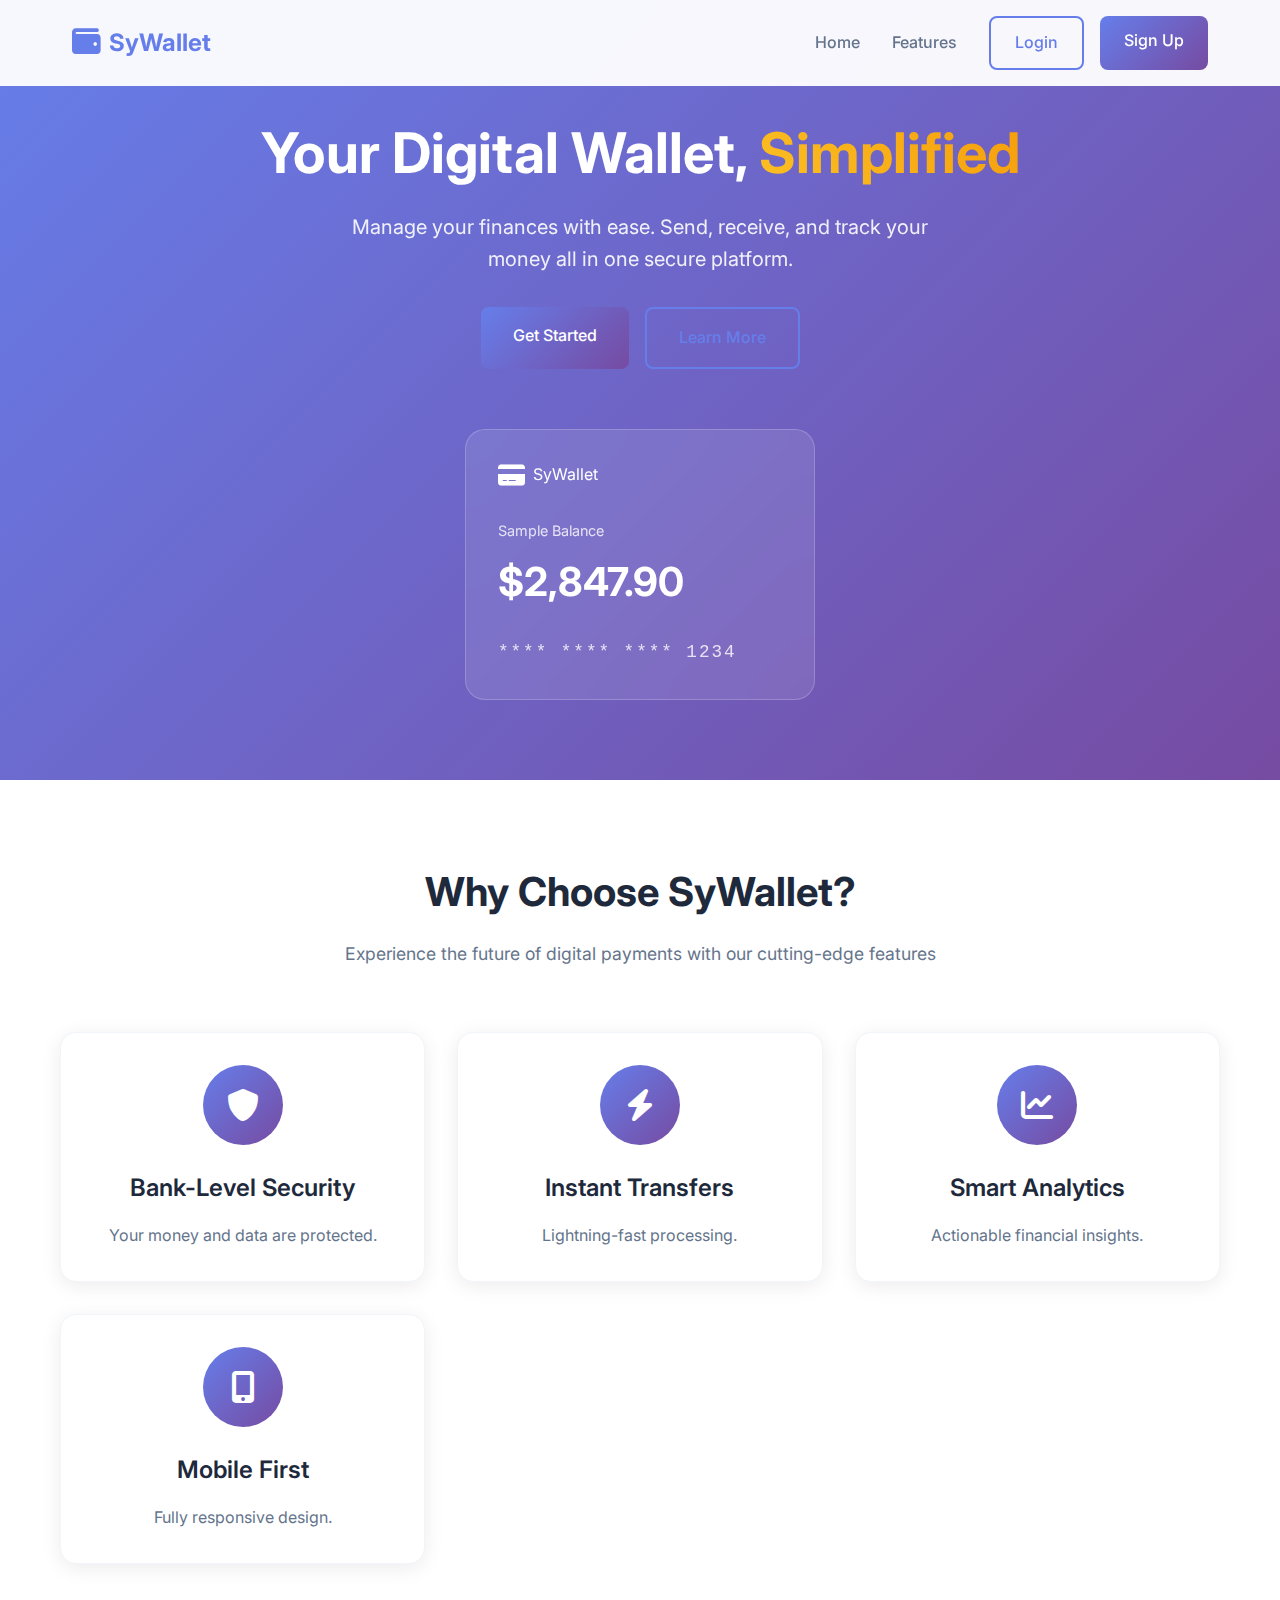
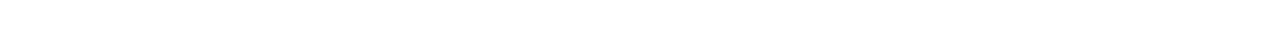
<file: static/index.html>
<!DOCTYPE html>
<html lang="en">
<head>
    <meta charset="UTF-8" />
    <meta name="viewport" content="width=device-width, initial-scale=1.0" />
    <title>SyWallet - Digital Wallet</title>
    <link rel="stylesheet" href="/static/styles.css" />
    <link href="https://cdnjs.cloudflare.com/ajax/libs/font-awesome/6.0.0/css/all.min.css" rel="stylesheet" />
    <link href="https://fonts.googleapis.com/css2?family=Inter:wght@300;400;500;600;700&display=swap" rel="stylesheet" />
</head>
<body>
<nav class="navbar" id="navbar">
    <div class="nav-container">
        <div class="nav-brand">
            <i class="fas fa-wallet"></i>
            <span>SyWallet</span>
        </div>
        <div class="nav-menu" id="nav-menu">
            <a href="/" class="nav-link active">Home</a>
            <a href="/features" class="nav-link">Features</a>
            <a href="/dashboard" class="nav-link dashboard-link" style="display:none;">Dashboard</a>
            <a href="/profile" class="nav-link profile-link" style="display:none;">Profile</a>
            <div class="auth-buttons" id="auth-buttons">
                <a class="btn btn-outline" href="/login">Login</a>
                <a class="btn btn-primary" href="/register">Sign Up</a>
            </div>
            <div class="user-menu" id="user-menu" style="display:none;">
                <span class="user-name" id="user-name"></span>
                <button class="btn btn-outline" id="logoutBtn">Logout</button>
            </div>
        </div>
        <div class="hamburger" id="hamburger">
            <span></span><span></span><span></span>
        </div>
    </div>
</nav>

<section class="hero">
    <div class="container">
        <div class="hero-content">
            <h1 class="hero-title">Your Digital Wallet, <span class="gradient-text">Simplified</span></h1>
            <p class="hero-subtitle">Manage your finances with ease. Send, receive, and track your money all in one secure platform.</p>
            <div class="hero-buttons">
                <a class="btn btn-primary btn-large" href="/register">Get Started</a>
                <a class="btn btn-outline btn-large" href="/features">Learn More</a>
            </div>
        </div>
        <div class="hero-image">
            <div class="wallet-card">
                <div class="card-header"><i class="fas fa-credit-card"></i><span>SyWallet</span></div>
                <div class="card-balance">
                    <div class="balance-label">Sample Balance</div>
                    <div class="balance-amount">$2,847.90</div>
                </div>
                <div class="card-number">**** **** **** 1234</div>
            </div>
        </div>
    </div>
</section>

<section class="features">
    <div class="container">
        <div class="section-header">
            <h2>Why Choose SyWallet?</h2>
            <p>Experience the future of digital payments with our cutting-edge features</p>
        </div>
        <div class="features-grid">
            <div class="feature-card"><div class="feature-icon"><i class="fas fa-shield-alt"></i></div><h3>Bank-Level Security</h3><p>Your money and data are protected.</p></div>
            <div class="feature-card"><div class="feature-icon"><i class="fas fa-bolt"></i></div><h3>Instant Transfers</h3><p>Lightning-fast processing.</p></div>
            <div class="feature-card"><div class="feature-icon"><i class="fas fa-chart-line"></i></div><h3>Smart Analytics</h3><p>Actionable financial insights.</p></div>
            <div class="feature-card"><div class="feature-icon"><i class="fas fa-mobile-alt"></i></div><h3>Mobile First</h3><p>Fully responsive design.</p></div>
        </div>
    </div>
</section>

<div class="toast" id="toast"></div>
<div class="loading" id="loading" style="display:none;"><div class="spinner"></div></div>
<script src="/static/script.js"></script>
</body>
</html>
</file>
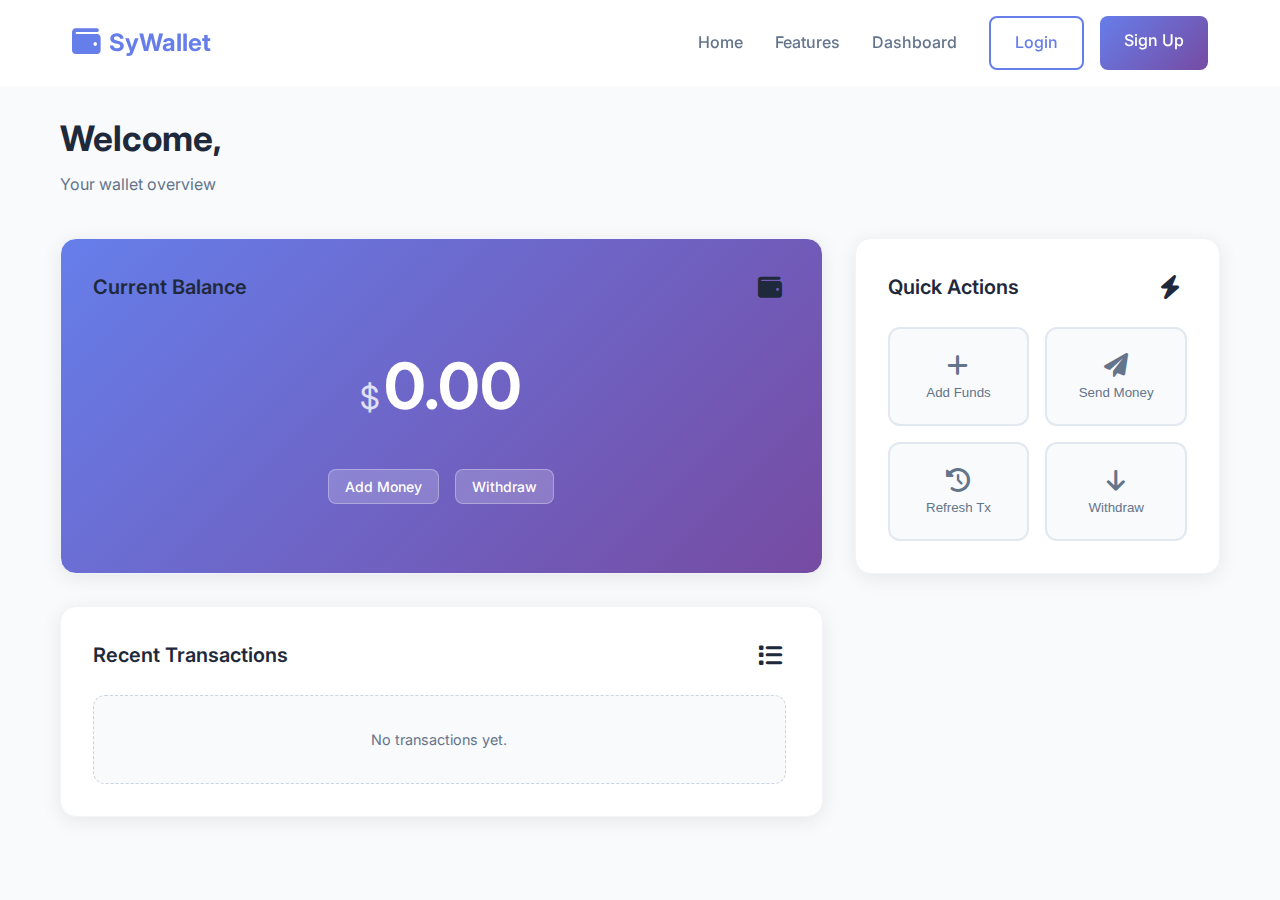
<file: static/dashboard.html>
<!DOCTYPE html>
<html lang="en">
<head>
  <meta charset="UTF-8" />
  <meta name="viewport" content="width=device-width, initial-scale=1.0" />
  <title>Dashboard - SyWallet</title>
  <link rel="stylesheet" href="/static/styles.css" />
  <link href="https://cdnjs.cloudflare.com/ajax/libs/font-awesome/6.0.0/css/all.min.css" rel="stylesheet" />
  <link href="https://fonts.googleapis.com/css2?family=Inter:wght@300;400;500;600;700&display=swap" rel="stylesheet" />
  <style>
    .dash-wrapper{padding-top:110px;padding-bottom:60px;}
    .empty-hint{padding:2rem;text-align:center;color:#64748b;font-size:.9rem;border:1px dashed #cbd5e1;border-radius:12px;background:#f8fafc}
    .transactions-scroll{max-height:340px;overflow:auto;padding-right:4px}
    .transactions-scroll::-webkit-scrollbar{width:6px}
    .transactions-scroll::-webkit-scrollbar-track{background:transparent}
    .transactions-scroll::-webkit-scrollbar-thumb{background:#cbd5e1;border-radius:3px}
  </style>
</head>
<body>
<nav class="navbar" id="navbar">
  <div class="nav-container">
    <div class="nav-brand"><i class="fas fa-wallet"></i><span>SyWallet</span></div>
    <div class="nav-menu" id="nav-menu">
      <a href="/" class="nav-link">Home</a>
      <a href="/features" class="nav-link">Features</a>
      <a href="/dashboard" class="nav-link dashboard-link active">Dashboard</a>
      <a href="/profile" class="nav-link profile-link" style="display:none;">Profile</a>
      <div class="auth-buttons" id="auth-buttons" style="display:none;">
        <a class="btn btn-outline" href="login.html">Login</a>
        <a class="btn btn-primary" href="register.html">Sign Up</a>
      </div>
      <div class="user-menu" id="user-menu" style="display:none;">
        <span class="user-name" id="user-name"></span>
        <button class="btn btn-outline" id="logoutBtn">Logout</button>
      </div>
    </div>
    <div class="hamburger" id="hamburger"><span></span><span></span><span></span></div>
  </div>
</nav>

<main class="dash-wrapper container">
  <div class="dashboard-header" style="text-align:left;margin-bottom:2.5rem;">
    <h2 style="margin:0;font-size:2.2rem;">Welcome, <span id="dashboard-user-name"></span></h2>
    <p style="color:#64748b;margin-top:.35rem;">Your wallet overview</p>
  </div>

  <div class="dashboard-grid">
    <div class="dashboard-card balance-card">
      <div class="card-header">
        <h3>Current Balance</h3>
        <i class="fas fa-wallet"></i>
      </div>
      <div class="balance-display">
        <span class="currency">$</span>
        <span class="amount" id="wallet-balance">0.00</span>
      </div>
      <div class="balance-actions">
        <button class="btn btn-small btn-primary" id="btnAddFunds">Add Money</button>
        <button class="btn btn-small btn-outline" id="btnWithdraw">Withdraw</button>
      </div>
    </div>

    <div class="dashboard-card">
      <div class="card-header">
        <h3>Quick Actions</h3>
        <i class="fas fa-bolt"></i>
      </div>
      <div class="quick-actions">
        <button class="action-btn" id="qaAddFunds">
          <i class="fas fa-plus"></i><span>Add Funds</span>
        </button>
        <button class="action-btn" id="qaSendMoney">
          <i class="fas fa-paper-plane"></i><span>Send Money</span>
        </button>
        <button class="action-btn" id="qaRefreshTx">
          <i class="fas fa-history"></i><span>Refresh Tx</span>
        </button>
        <button class="action-btn" id="qaWithdraw">
          <i class="fas fa-arrow-down"></i><span>Withdraw</span>
        </button>
      </div>
    </div>

    <div class="dashboard-card transactions-card">
      <div class="card-header">
        <h3>Recent Transactions</h3>
        <i class="fas fa-list"></i>
      </div>
      <div class="transactions-list transactions-scroll" id="tx-list">
        <div class="empty-hint" id="tx-empty">No transactions yet.</div>
      </div>
    </div>
  </div>
</main>

<div class="modal" id="modalAddFunds">
  <div class="modal-content">
    <span class="close" data-close="modalAddFunds">&times;</span>
    <div class="modal-header">
      <h2>Add Funds</h2>
      <p>Increase your wallet balance.</p>
    </div>
    <form id="formAddFunds" class="auth-form">
      <div class="form-group">
        <label>Amount</label>
        <input type="number" step="0.01" min="0.01" name="amount" required />
      </div>
      <button class="btn btn-primary btn-full" type="submit">Add</button>
    </form>
  </div>
</div>

<div class="modal" id="modalWithdraw">
  <div class="modal-content">
    <span class="close" data-close="modalWithdraw">&times;</span>
    <div class="modal-header">
      <h2>Withdraw Funds</h2>
      <p>Reduce your wallet balance.</p>
    </div>
    <form id="formWithdraw" class="auth-form">
      <div class="form-group">
        <label>Amount</label>
        <input type="number" step="0.01" min="0.01" name="amount" required />
      </div>
      <button class="btn btn-primary btn-full" type="submit">Withdraw</button>
    </form>
  </div>
</div>

<div class="modal" id="modalSendMoney">
  <div class="modal-content">
    <span class="close" data-close="modalSendMoney">&times;</span>
    <div class="modal-header">
      <h2>Send Money</h2>
      <p>Transfer funds to another wallet.</p>
    </div>
    <form id="formSendMoney" class="auth-form">
      <div class="form-group">
        <label>Recipient Wallet ID</label>
        <input type="text" name="wallet_id" required />
      </div>
      <div class="form-group">
        <label>Amount</label>
        <input type="number" step="0.01" min="0.01" name="amount" required />
      </div>
      <button class="btn btn-primary btn-full" type="submit">Send</button>
    </form>
  </div>
</div>

<div class="toast" id="toast"></div>
<div class="loading" id="loading" style="display:none;"><div class="spinner"></div></div>
<script src="/static/script.js"></script>
</body>
</html>
</file>
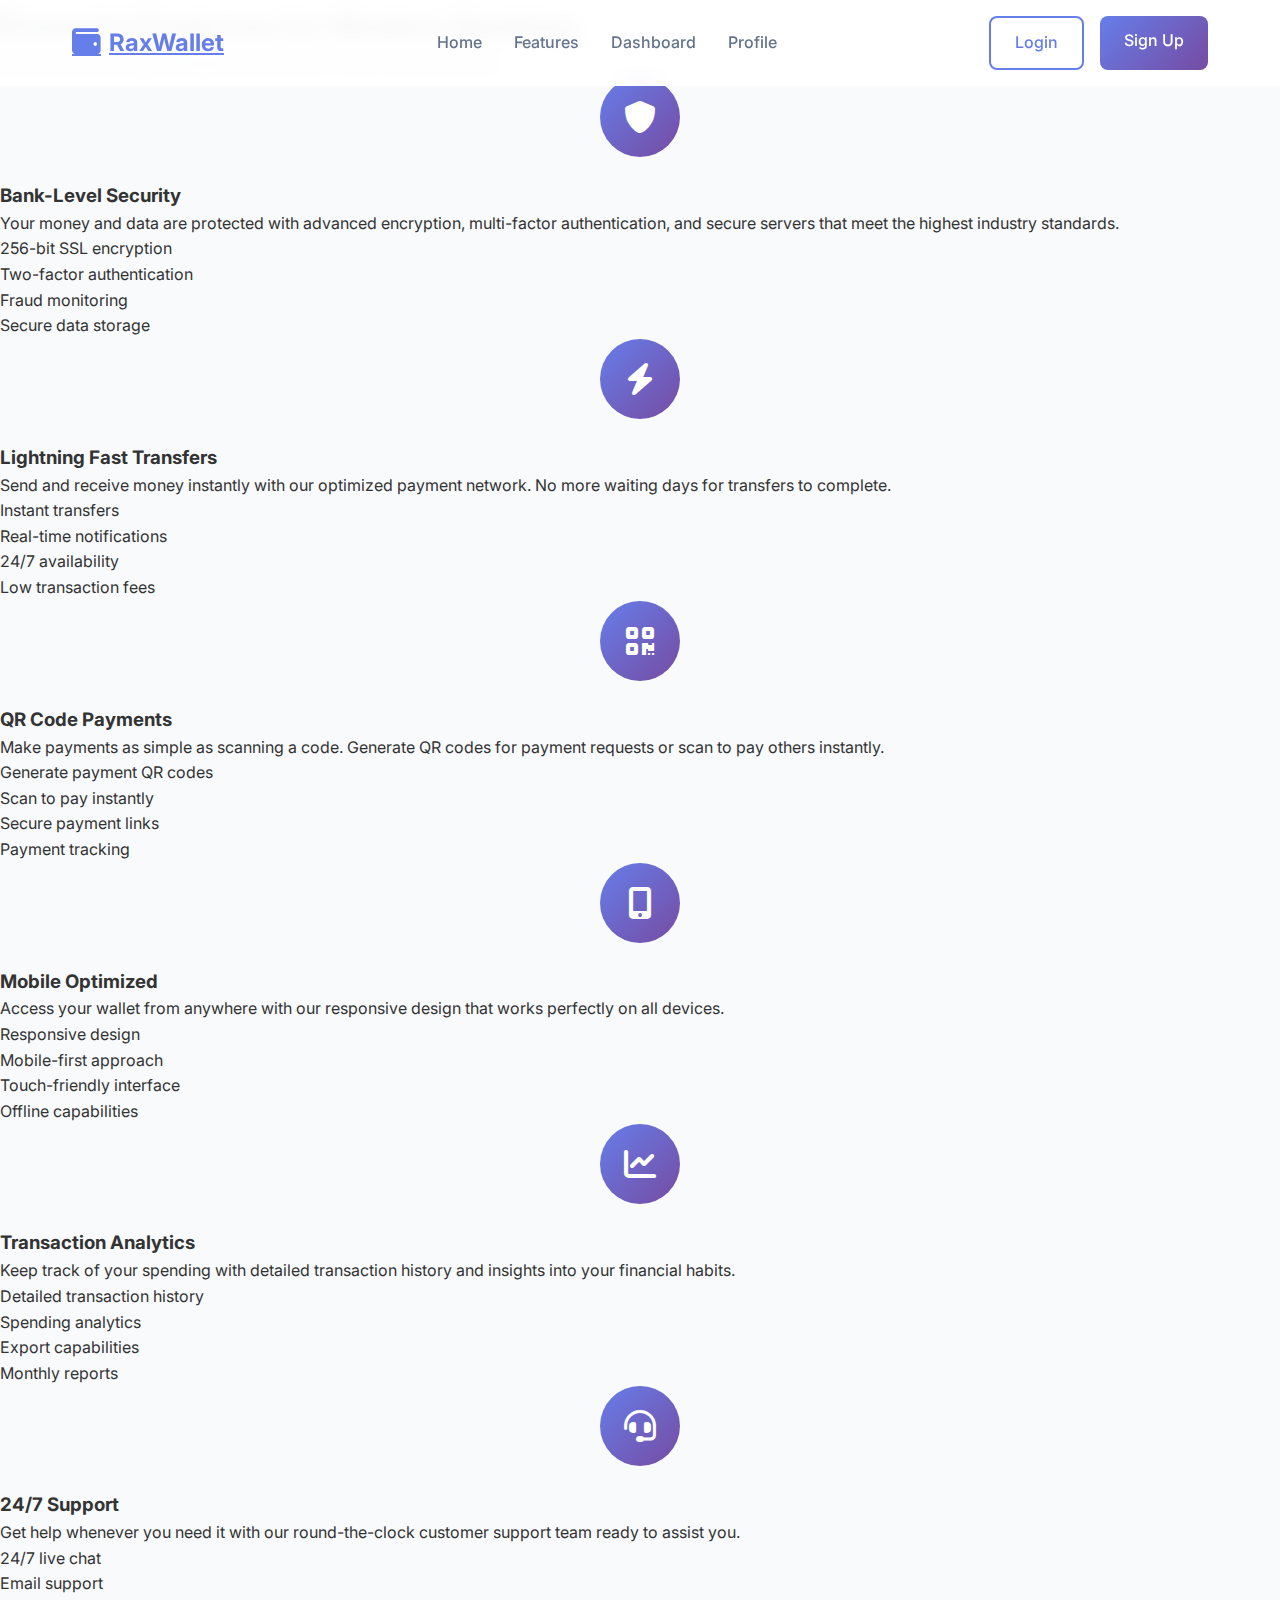
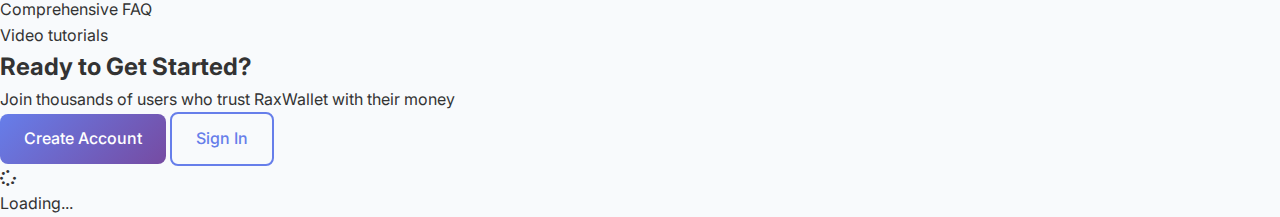
<file: static/features.html>
<!DOCTYPE html>
<html lang="en">
<head>
    <meta charset="UTF-8">
    <meta name="viewport" content="width=device-width, initial-scale=1.0">
    <title>Features - RaxWallet</title>
    <link rel="stylesheet" href="/static/styles.css">
    <link rel="stylesheet" href="https://cdnjs.cloudflare.com/ajax/libs/font-awesome/6.0.0/css/all.min.css">
    <link href="https://fonts.googleapis.com/css2?family=Inter:wght@300;400;500;600;700&display=swap" rel="stylesheet">
</head>
<body>
    <nav class="navbar" id="navbar">
        <div class="nav-container">
            <a href="/" class="nav-brand">
                <i class="fas fa-wallet"></i>
                RaxWallet
            </a>
            <div class="nav-menu" id="nav-menu">
                <a href="/" class="nav-link">Home</a>
                <a href="/features" class="nav-link">Features</a>
                <a href="/dashboard" class="nav-link dashboard-link">Dashboard</a>
                <a href="/profile" class="nav-link profile-link">Profile</a>
            </div>
            <div class="nav-buttons">
                <div class="auth-buttons" id="auth-buttons">
                    <a href="/login" class="btn btn-outline">Login</a>
                    <a href="/register" class="btn btn-primary">Sign Up</a>
                </div>
                <div class="user-menu" id="user-menu">
                    <span class="user-name" id="user-name">User</span>
                    <button class="btn btn-outline" id="logoutBtn">Logout</button>
                </div>
            </div>
            <div class="hamburger" id="hamburger">
                <span></span>
                <span></span>
                <span></span>
            </div>
        </div>
    </nav>

    <main class="main-content">
        <div class="features-container">
            <div class="features-header">
                <h1>Powerful Features for Modern Banking</h1>
                <p>Discover everything RaxWallet has to offer for your financial needs</p>
            </div>

            <div class="features-showcase">
                <div class="feature-detailed">
                    <div class="feature-icon">
                        <i class="fas fa-shield-alt"></i>
                    </div>
                    <div class="feature-content">
                        <h3>Bank-Level Security</h3>
                        <p>Your money and data are protected with advanced encryption, multi-factor authentication, and secure servers that meet the highest industry standards.</p>
                        <ul>
                            <li>256-bit SSL encryption</li>
                            <li>Two-factor authentication</li>
                            <li>Fraud monitoring</li>
                            <li>Secure data storage</li>
                        </ul>
                    </div>
                </div>

                <div class="feature-detailed">
                    <div class="feature-icon">
                        <i class="fas fa-bolt"></i>
                    </div>
                    <div class="feature-content">
                        <h3>Lightning Fast Transfers</h3>
                        <p>Send and receive money instantly with our optimized payment network. No more waiting days for transfers to complete.</p>
                        <ul>
                            <li>Instant transfers</li>
                            <li>Real-time notifications</li>
                            <li>24/7 availability</li>
                            <li>Low transaction fees</li>
                        </ul>
                    </div>
                </div>

                <div class="feature-detailed">
                    <div class="feature-icon">
                        <i class="fas fa-qrcode"></i>
                    </div>
                    <div class="feature-content">
                        <h3>QR Code Payments</h3>
                        <p>Make payments as simple as scanning a code. Generate QR codes for payment requests or scan to pay others instantly.</p>
                        <ul>
                            <li>Generate payment QR codes</li>
                            <li>Scan to pay instantly</li>
                            <li>Secure payment links</li>
                            <li>Payment tracking</li>
                        </ul>
                    </div>
                </div>

                <div class="feature-detailed">
                    <div class="feature-icon">
                        <i class="fas fa-mobile-alt"></i>
                    </div>
                    <div class="feature-content">
                        <h3>Mobile Optimized</h3>
                        <p>Access your wallet from anywhere with our responsive design that works perfectly on all devices.</p>
                        <ul>
                            <li>Responsive design</li>
                            <li>Mobile-first approach</li>
                            <li>Touch-friendly interface</li>
                            <li>Offline capabilities</li>
                        </ul>
                    </div>
                </div>

                <div class="feature-detailed">
                    <div class="feature-icon">
                        <i class="fas fa-chart-line"></i>
                    </div>
                    <div class="feature-content">
                        <h3>Transaction Analytics</h3>
                        <p>Keep track of your spending with detailed transaction history and insights into your financial habits.</p>
                        <ul>
                            <li>Detailed transaction history</li>
                            <li>Spending analytics</li>
                            <li>Export capabilities</li>
                            <li>Monthly reports</li>
                        </ul>
                    </div>
                </div>

                <div class="feature-detailed">
                    <div class="feature-icon">
                        <i class="fas fa-headset"></i>
                    </div>
                    <div class="feature-content">
                        <h3>24/7 Support</h3>
                        <p>Get help whenever you need it with our round-the-clock customer support team ready to assist you.</p>
                        <ul>
                            <li>24/7 live chat</li>
                            <li>Email support</li>
                            <li>Comprehensive FAQ</li>
                            <li>Video tutorials</li>
                        </ul>
                    </div>
                </div>
            </div>

            <div class="cta-section">
                <h2>Ready to Get Started?</h2>
                <p>Join thousands of users who trust RaxWallet with their money</p>
                <div class="cta-buttons">
                    <a href="/register" class="btn btn-primary">Create Account</a>
                    <a href="/login" class="btn btn-outline">Sign In</a>
                </div>
            </div>
        </div>
    </main>

    <div class="loading-overlay" id="loading">
        <div class="loading-spinner">
            <i class="fas fa-spinner fa-spin"></i>
            <p>Loading...</p>
        </div>
    </div>

    <div class="toast" id="toast"></div>

    <script src="/static/script.js"></script>
</body>
</html>
</file>
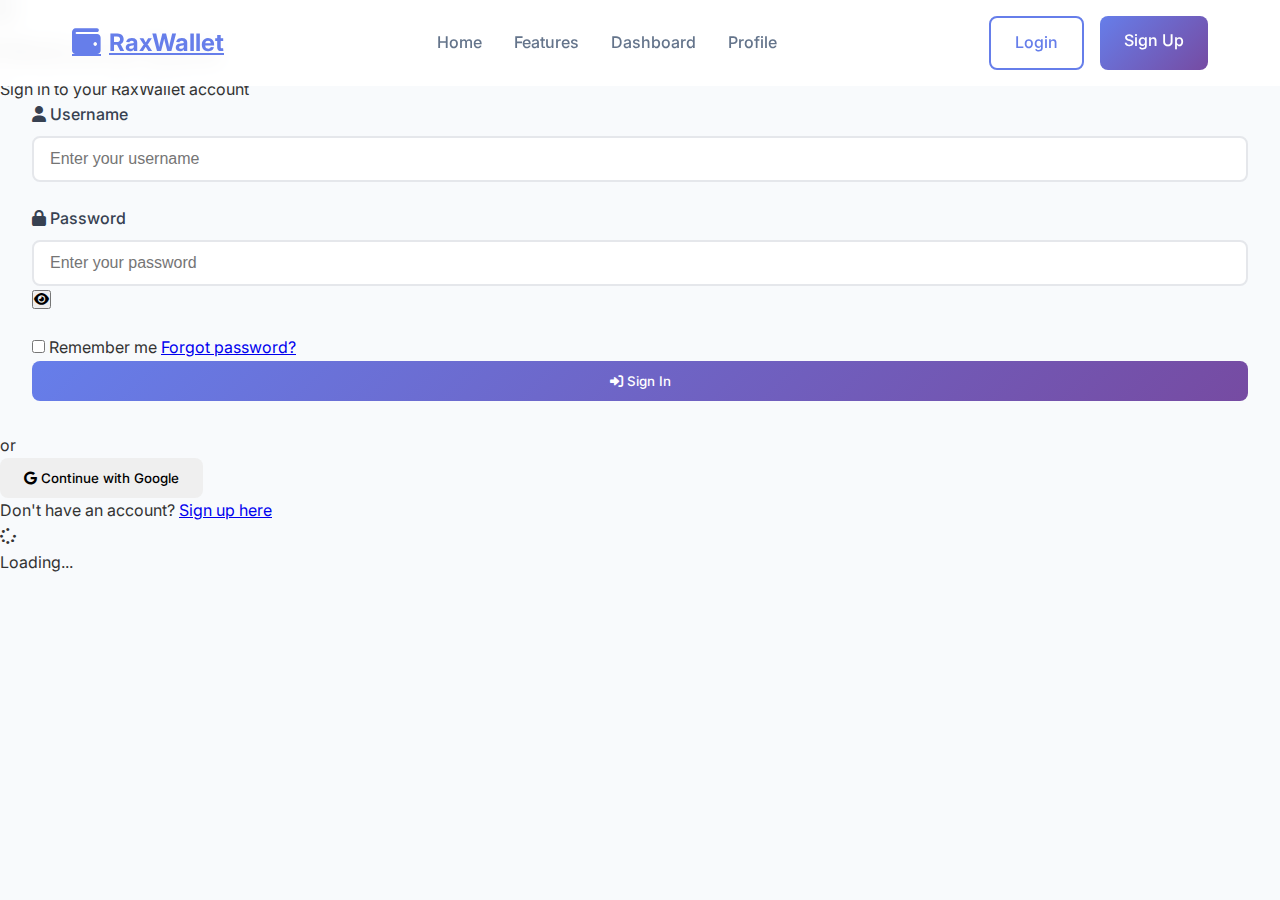
<file: static/login.html>
<!DOCTYPE html>
<html lang="en">
<head>
    <meta charset="UTF-8">
    <meta name="viewport" content="width=device-width, initial-scale=1.0">
    <title>Login - RaxWallet</title>
    <link rel="stylesheet" href="/static/styles.css">
    <link rel="stylesheet" href="https://cdnjs.cloudflare.com/ajax/libs/font-awesome/6.0.0/css/all.min.css">
    <link href="https://fonts.googleapis.com/css2?family=Inter:wght@300;400;500;600;700&display=swap" rel="stylesheet">
</head>
<body>
    <nav class="navbar" id="navbar">
        <div class="nav-container">
            <a href="/" class="nav-brand">
                <i class="fas fa-wallet"></i>
                RaxWallet
            </a>
            <div class="nav-menu" id="nav-menu">
                <a href="/" class="nav-link">Home</a>
                <a href="/features" class="nav-link">Features</a>
                <a href="/dashboard" class="nav-link dashboard-link">Dashboard</a>
                <a href="/profile" class="nav-link profile-link">Profile</a>
            </div>
            <div class="nav-buttons">
                <div class="auth-buttons" id="auth-buttons">
                    <a href="/login" class="btn btn-outline">Login</a>
                    <a href="/register" class="btn btn-primary">Sign Up</a>
                </div>
                <div class="user-menu" id="user-menu">
                    <span class="user-name" id="user-name">User</span>
                    <button class="btn btn-outline" id="logoutBtn">Logout</button>
                </div>
            </div>
            <div class="hamburger" id="hamburger">
                <span></span>
                <span></span>
                <span></span>
            </div>
        </div>
    </nav>

    <main class="main-content">
        <div class="auth-container">
            <div class="auth-card">
                <div class="auth-header">
                    <div class="auth-logo">
                        <i class="fas fa-wallet"></i>
                    </div>
                    <h1>Welcome Back</h1>
                    <p>Sign in to your RaxWallet account</p>
                </div>

                <form id="loginForm" class="auth-form" novalidate>
                    <div class="form-group">
                        <label for="username">
                            <i class="fas fa-user"></i>
                            Username
                        </label>
                        <div class="input-group">
                            <input
                                type="text"
                                id="username"
                                name="username"
                                required
                                placeholder="Enter your username"
                                autocomplete="username"
                                minlength="3"
                                maxlength="50"
                            >
                            <div class="input-feedback" id="username-feedback"></div>
                        </div>
                    </div>

                    <div class="form-group">
                        <label for="password">
                            <i class="fas fa-lock"></i>
                            Password
                        </label>
                        <div class="input-group">
                            <input
                                type="password"
                                id="password"
                                name="password"
                                required
                                placeholder="Enter your password"
                                autocomplete="current-password"
                                minlength="8"
                            >
                            <button type="button" class="password-toggle" id="password-toggle">
                                <i class="fas fa-eye"></i>
                            </button>
                            <div class="input-feedback" id="password-feedback"></div>
                        </div>
                    </div>

                    <div class="form-options">
                        <label class="checkbox-label">
                            <input type="checkbox" id="remember-me" name="remember">
                            <span class="checkmark"></span>
                            Remember me
                        </label>
                        <a href="#" class="forgot-password">Forgot password?</a>
                    </div>

                    <button type="submit" class="btn btn-primary btn-full" id="login-btn">
                        <i class="fas fa-sign-in-alt"></i>
                        <span>Sign In</span>
                    </button>
                </form>

                <div class="divider">
                    <span>or</span>
                </div>

                <div class="social-login">
                    <button type="button" class="btn btn-social btn-google">
                        <i class="fab fa-google"></i>
                        Continue with Google
                    </button>
                </div>

                <div class="auth-footer">
                    <p>Don't have an account? <a href="/register" class="register-link">Sign up here</a></p>
                </div>
            </div>
        </div>
    </main>

    <div class="loading-overlay" id="loading">
        <div class="loading-spinner">
            <i class="fas fa-spinner fa-spin"></i>
            <p>Loading...</p>
        </div>
    </div>

    <div class="toast" id="toast"></div>

    <script src="/static/script.js"></script>
</body>
</html>
</file>
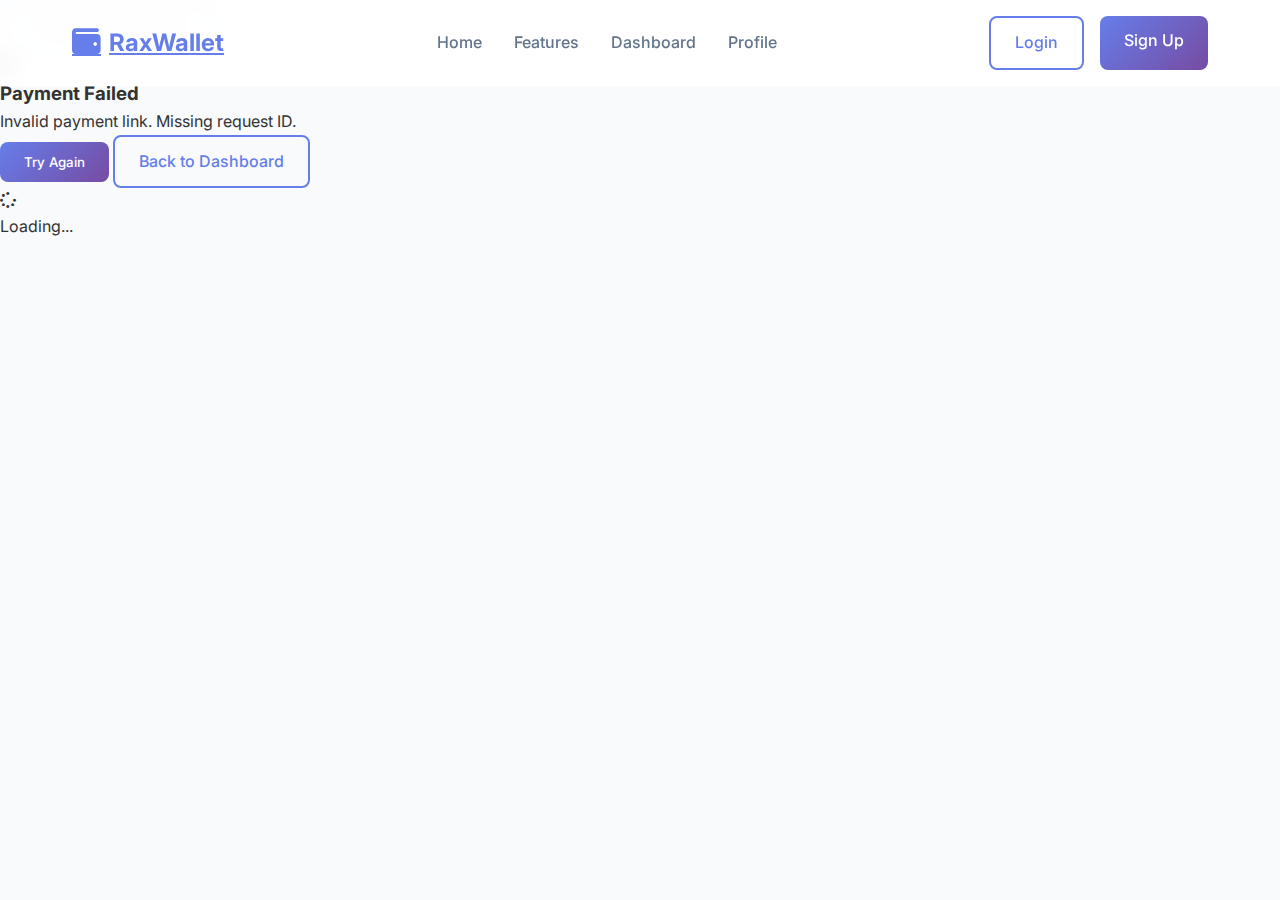
<file: static/payment-confirmation.html>
<!DOCTYPE html>
<html lang="en">
<head>
    <meta charset="UTF-8">
    <meta name="viewport" content="width=device-width, initial-scale=1.0">
    <title>Payment Confirmation - RaxWallet</title>
    <link rel="stylesheet" href="/static/styles.css">
    <link rel="stylesheet" href="https://cdnjs.cloudflare.com/ajax/libs/font-awesome/6.0.0/css/all.min.css">
    <link href="https://fonts.googleapis.com/css2?family=Inter:wght@300;400;500;600;700&display=swap" rel="stylesheet">
</head>
<body>
    <nav class="navbar" id="navbar">
        <div class="nav-container">
            <a href="/" class="nav-brand">
                <i class="fas fa-wallet"></i>
                RaxWallet
            </a>
            <div class="nav-menu" id="nav-menu">
                <a href="/" class="nav-link">Home</a>
                <a href="/features" class="nav-link">Features</a>
                <a href="/dashboard" class="nav-link dashboard-link">Dashboard</a>
                <a href="/profile" class="nav-link profile-link">Profile</a>
            </div>
            <div class="nav-buttons">
                <div class="auth-buttons" id="auth-buttons">
                    <a href="/login" class="btn btn-outline">Login</a>
                    <a href="/register" class="btn btn-primary">Sign Up</a>
                </div>
                <div class="user-menu" id="user-menu">
                    <span class="user-name" id="user-name">User</span>
                    <button class="btn btn-outline" id="logoutBtn">Logout</button>
                </div>
            </div>
            <div class="hamburger" id="hamburger">
                <span></span>
                <span></span>
                <span></span>
            </div>
        </div>
    </nav>

    <main class="main-content">
        <div class="payment-wrapper">
            <div class="payment-container">
                <div class="back-button">
                    <a href="/dashboard" class="btn btn-outline">
                        <i class="fas fa-arrow-left"></i> Back to Dashboard
                    </a>
                </div>

                <div id="loadingState" class="payment-card loading-card">
                    <i class="fas fa-spinner fa-spin" style="font-size: 2rem; margin-bottom: 1rem;"></i>
                    <h3>Loading Payment Details...</h3>
                    <p>Please wait while we fetch the payment information.</p>
                </div>

                <div id="confirmationCard" class="payment-card" style="display: none;">
                    <div class="card-header">
                        <h2><i class="fas fa-credit-card"></i> Payment Confirmation</h2>
                        <p>Review the payment details and choose your action</p>
                    </div>

                    <div class="payment-details-section">
                        <div class="payment-summary">
                            <h3>Payment Details</h3>

                            <div class="detail-group">
                                <div class="detail-row">
                                    <span class="label">To:</span>
                                    <span class="value" id="receiverName">-</span>
                                </div>
                                <div class="detail-row">
                                    <span class="label">Amount:</span>
                                    <span class="value amount" id="paymentAmount">$0.00</span>
                                </div>
                                <div class="detail-row">
                                    <span class="label">Description:</span>
                                    <span class="value" id="paymentDescription">-</span>
                                </div>
                                <div class="detail-row">
                                    <span class="label">Transaction ID:</span>
                                    <span class="value" id="transactionId">-</span>
                                </div>
                            </div>

                            <div class="balance-info">
                                <div class="current-balance">
                                    <span class="label">Your Current Balance:</span>
                                    <span class="value" id="currentBalance">$0.00</span>
                                </div>
                                <div class="after-payment">
                                    <span class="label">Balance After Payment:</span>
                                    <span class="value" id="balanceAfter">$0.00</span>
                                </div>
                            </div>
                        </div>

                        <div class="action-buttons">
                            <button id="acceptBtn" class="btn btn-success btn-large">
                                <i class="fas fa-check"></i> Accept Payment
                            </button>
                            <button id="rejectBtn" class="btn btn-danger btn-large">
                                <i class="fas fa-times"></i> Reject Payment
                            </button>
                        </div>
                    </div>
                </div>

                <div id="successCard" class="payment-card success-card" style="display: none;">
                    <div class="success-icon">
                        <i class="fas fa-check-circle"></i>
                    </div>
                    <h3>Payment Processed!</h3>
                    <p id="successMessage">Your payment has been processed successfully.</p>
                    <div class="success-actions">
                        <a href="/dashboard" class="btn btn-primary">Back to Dashboard</a>
                        <button id="viewReceiptBtn" class="btn btn-outline">View Receipt</button>
                    </div>
                </div>

                <div id="errorCard" class="payment-card error-card" style="display: none;">
                    <div class="error-icon">
                        <i class="fas fa-exclamation-circle"></i>
                    </div>
                    <h3>Payment Failed</h3>
                    <p id="errorMessage">There was an error processing your payment.</p>
                    <div class="error-actions">
                        <button id="retryBtn" class="btn btn-primary">Try Again</button>
                        <a href="/dashboard" class="btn btn-outline">Back to Dashboard</a>
                    </div>
                </div>
            </div>
        </div>
    </main>

    <div class="loading-overlay" id="loading">
        <div class="loading-spinner">
            <i class="fas fa-spinner fa-spin"></i>
            <p>Loading...</p>
        </div>
    </div>

    <div class="toast" id="toast"></div>

    <script src="/static/script.js"></script>
    <script src="/static/payment-confirmation.js"></script>
</body>
</html>
</file>
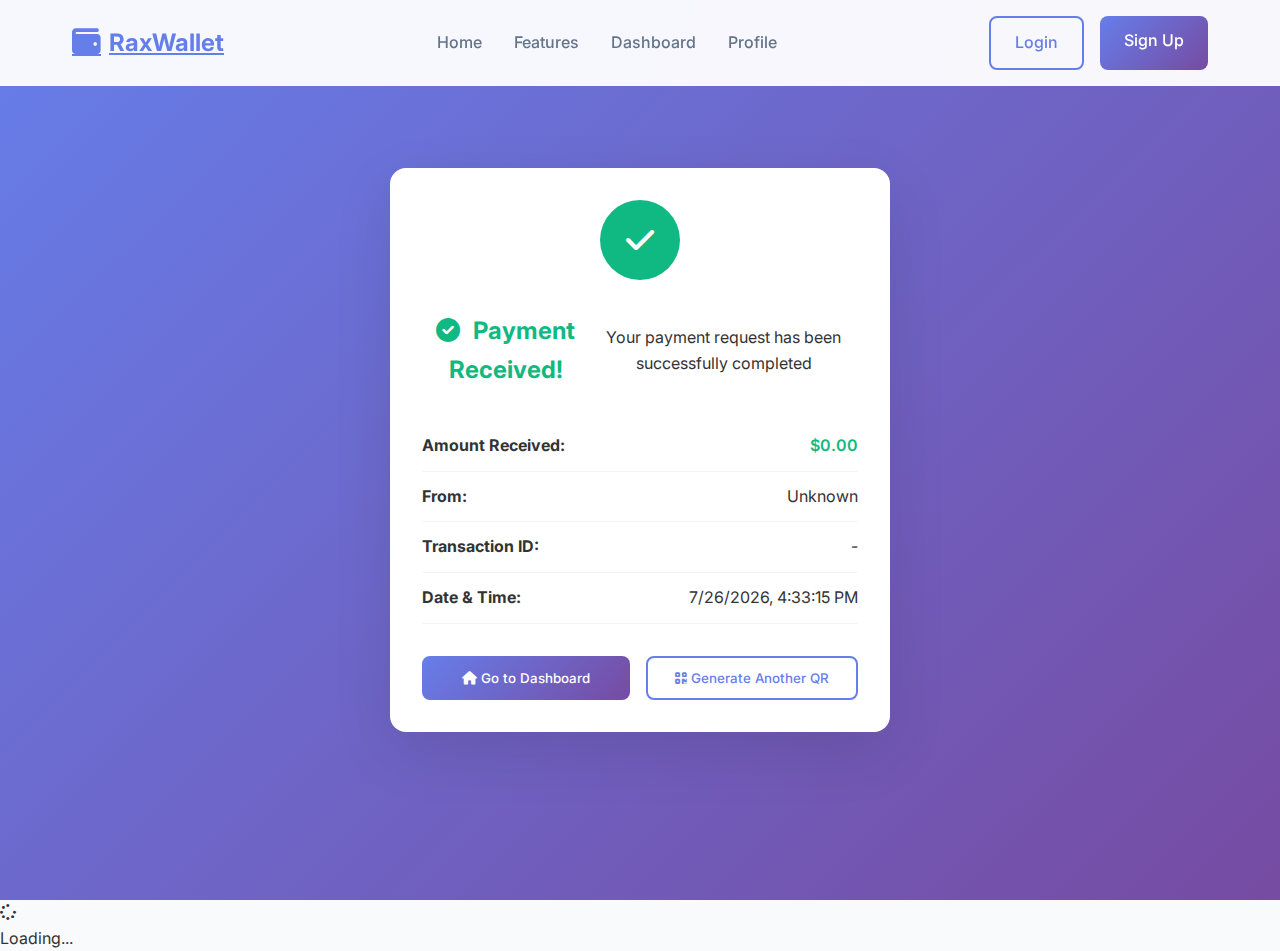
<file: static/payment-received.html>
<!DOCTYPE html>
<html lang="en">
<head>
    <meta charset="UTF-8">
    <meta name="viewport" content="width=device-width, initial-scale=1.0">
    <title>Payment Received - RaxWallet</title>
    <link rel="stylesheet" href="/static/styles.css">
    <link rel="stylesheet" href="https://cdnjs.cloudflare.com/ajax/libs/font-awesome/6.0.0/css/all.min.css">
    <link href="https://fonts.googleapis.com/css2?family=Inter:wght@300;400;500;600;700&display=swap" rel="stylesheet">
</head>
<body>
    <nav class="navbar" id="navbar">
        <div class="nav-container">
            <a href="/" class="nav-brand">
                <i class="fas fa-wallet"></i>
                RaxWallet
            </a>
            <div class="nav-menu" id="nav-menu">
                <a href="/" class="nav-link">Home</a>
                <a href="/features" class="nav-link">Features</a>
                <a href="/dashboard" class="nav-link dashboard-link">Dashboard</a>
                <a href="/profile" class="nav-link profile-link">Profile</a>
            </div>
            <div class="nav-buttons">
                <div class="auth-buttons" id="auth-buttons">
                    <a href="/login" class="btn btn-outline">Login</a>
                    <a href="/register" class="btn btn-primary">Sign Up</a>
                </div>
                <div class="user-menu" id="user-menu">
                    <span class="user-name" id="user-name">User</span>
                    <button class="btn btn-outline" id="logoutBtn">Logout</button>
                </div>
            </div>
            <div class="hamburger" id="hamburger">
                <span></span>
                <span></span>
                <span></span>
            </div>
        </div>
    </nav>

    <main class="main-content">
        <div class="payment-wrapper">
            <div class="payment-container">
                <div class="payment-card">
                    <div class="success-animation">
                        <div class="checkmark-circle">
                            <i class="fas fa-check"></i>
                        </div>
                    </div>

                    <div class="card-header text-center">
                        <h2 style="color: #10b981;"><i class="fas fa-check-circle"></i> Payment Received!</h2>
                        <p>Your payment request has been successfully completed</p>
                    </div>

                    <div class="payment-details">
                        <div class="detail-row">
                            <span><strong>Amount Received:</strong></span>
                            <span class="amount-received" style="color: #10b981; font-weight: 600;">$<span id="receivedAmount">0.00</span></span>
                        </div>
                        <div class="detail-row">
                            <span><strong>From:</strong></span>
                            <span id="senderName">Unknown</span>
                        </div>
                        <div class="detail-row">
                            <span><strong>Transaction ID:</strong></span>
                            <span id="transactionId">-</span>
                        </div>
                        <div class="detail-row">
                            <span><strong>Date & Time:</strong></span>
                            <span id="transactionTime">-</span>
                        </div>
                        <div class="detail-row" id="descriptionRow" style="display: none;">
                            <span><strong>Description:</strong></span>
                            <span id="transactionDescription">-</span>
                        </div>
                    </div>

                    <div class="payment-actions">
                        <button class="btn btn-primary" onclick="window.location.href='/dashboard'">
                            <i class="fas fa-home"></i> Go to Dashboard
                        </button>
                        <button class="btn btn-outline" onclick="window.location.href='/qr-payment-generator'">
                            <i class="fas fa-qrcode"></i> Generate Another QR
                        </button>
                    </div>
                </div>
            </div>
        </div>
    </main>

    <div class="loading-overlay" id="loading">
        <div class="loading-spinner">
            <i class="fas fa-spinner fa-spin"></i>
            <p>Loading...</p>
        </div>
    </div>

    <div class="toast" id="toast"></div>

    <script src="/static/script.js"></script>
    <script>
        // Initialize payment received page
        document.addEventListener('DOMContentLoaded', () => {
            initializePaymentReceived();
        });

        function initializePaymentReceived() {
            const urlParams = new URLSearchParams(window.location.search);
            const amount = urlParams.get('amount');
            const sender = urlParams.get('sender');
            const txId = urlParams.get('tx_id');
            const description = urlParams.get('description');

            if (amount) {
                document.getElementById('receivedAmount').textContent = parseFloat(amount).toFixed(2);
            }

            if (sender) {
                document.getElementById('senderName').textContent = decodeURIComponent(sender);
            }

            if (txId) {
                document.getElementById('transactionId').textContent = txId;
            }

            if (description && description !== 'null' && description !== '') {
                document.getElementById('transactionDescription').textContent = decodeURIComponent(description);
                document.getElementById('descriptionRow').style.display = 'flex';
            }

            // Set current time
            document.getElementById('transactionTime').textContent = new Date().toLocaleString();

            // Show success animation
            setTimeout(() => {
                const checkmark = document.querySelector('.checkmark-circle');
                if (checkmark) {
                    checkmark.style.transform = 'scale(1)';
                    checkmark.style.opacity = '1';
                }
            }, 300);
        }
    </script>

    <style>
        .payment-wrapper {
            min-height: 100vh;
            display: flex;
            align-items: center;
            justify-content: center;
            padding: 2rem 1rem;
            background: linear-gradient(135deg, #667eea 0%, #764ba2 100%);
        }

        .payment-container {
            max-width: 500px;
            width: 100%;
        }

        .payment-card {
            background: white;
            border-radius: 16px;
            padding: 2rem;
            box-shadow: 0 20px 60px rgba(0, 0, 0, 0.1);
            text-align: center;
        }

        .success-animation {
            margin-bottom: 2rem;
        }

        .checkmark-circle {
            width: 80px;
            height: 80px;
            border-radius: 50%;
            background: #10b981;
            display: flex;
            align-items: center;
            justify-content: center;
            margin: 0 auto;
            transform: scale(0);
            opacity: 0;
            transition: all 0.3s ease;
        }

        .checkmark-circle i {
            color: white;
            font-size: 2rem;
        }

        .payment-details {
            margin: 2rem 0;
            text-align: left;
        }

        .detail-row {
            display: flex;
            justify-content: space-between;
            align-items: center;
            padding: 0.75rem 0;
            border-bottom: 1px solid #f1f5f9;
        }

        .detail-row:last-child {
            border-bottom: none;
        }

        .payment-actions {
            display: flex;
            gap: 1rem;
            margin-top: 2rem;
        }

        .payment-actions .btn {
            flex: 1;
        }

        @media (max-width: 640px) {
            .payment-actions {
                flex-direction: column;
            }
        }
    </style>
</body>
</html>
</file>
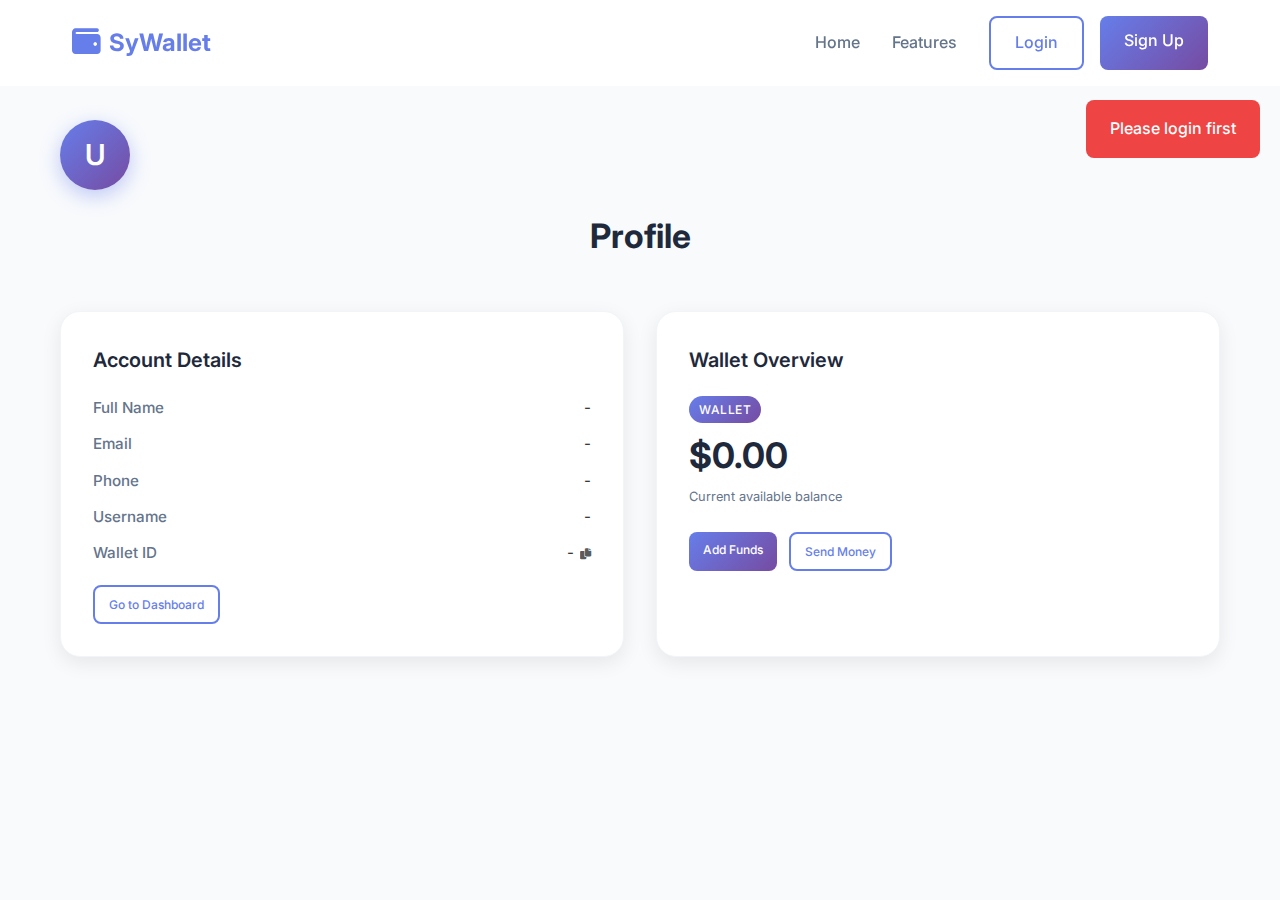
<file: static/profile.html>
<!DOCTYPE html>
<html lang="en">
<head>
  <meta charset="UTF-8" />
  <meta name="viewport" content="width=device-width, initial-scale=1.0" />
  <title>Profile - SyWallet</title>
  <link rel="stylesheet" href="/static/styles.css" />
  <link href="https://cdnjs.cloudflare.com/ajax/libs/font-awesome/6.0.0/css/all.min.css" rel="stylesheet" />
  <link href="https://fonts.googleapis.com/css2?family=Inter:wght@300;400;500;600;700&display=swap" rel="stylesheet" />
  <style>
    .profile-wrapper{padding-top:120px;padding-bottom:80px;min-height:100vh;background:#f8fafc}
    .profile-grid{display:grid;grid-template-columns:repeat(auto-fit,minmax(320px,1fr));gap:2rem;}
    .profile-card{background:#fff;padding:2rem;border-radius:20px;box-shadow:0 6px 20px rgba(0,0,0,.08);border:1px solid #f1f5f9;position:relative}
    .profile-card h3{margin:0 0 1.25rem;font-size:1.25rem;font-weight:600;color:#1e293b}
    .profile-row{display:flex;justify-content:space-between;margin-bottom:12px;gap:1rem;font-size:.95rem}
    .profile-row span.label{color:#64748b;font-weight:500}
    .badge-wallet{display:inline-flex;align-items:center;font-size:.75rem;background:linear-gradient(135deg,#667eea,#764ba2);color:#fff;padding:4px 10px;border-radius:14px;font-weight:500;letter-spacing:.5px}
    .wallet-id-copy{cursor:pointer;font-size:.7rem;margin-left:6px;opacity:.8}
    .wallet-id-copy:hover{opacity:1}
    .profile-balance{font-size:2.2rem;font-weight:700;color:#1e293b;margin:4px 0}
    .muted{color:#64748b;font-size:.8rem}
    .actions-inline{margin-top:1.2rem;display:flex;gap:.75rem;flex-wrap:wrap}
    .actions-inline .btn-small{font-size:.75rem;padding:8px 14px}
    .avatar-circle{width:70px;height:70px;border-radius:50%;background:linear-gradient(135deg,#667eea,#764ba2);display:flex;align-items:center;justify-content:center;color:#fff;font-size:1.8rem;font-weight:600;box-shadow:0 6px 20px rgba(102,126,234,.4);margin-bottom:1.2rem}
  </style>
</head>
<body>
<nav class="navbar" id="navbar">
  <div class="nav-container">
    <div class="nav-brand"><i class="fas fa-wallet"></i><span>SyWallet</span></div>
    <div class="nav-menu" id="nav-menu">
      <a href="/" class="nav-link">Home</a>
      <a href="/features" class="nav-link">Features</a>
      <a href="/dashboard" class="nav-link dashboard-link" style="display:none;">Dashboard</a>
      <a href="/profile" class="nav-link profile-link active" style="display:none;">Profile</a>
      <div class="auth-buttons" id="auth-buttons" style="display:none;">
        <a class="btn btn-outline" href="login.html">Login</a>
        <a class="btn btn-primary" href="register.html">Sign Up</a>
      </div>
      <div class="user-menu" id="user-menu" style="display:none;">
        <span class="user-name" id="user-name"></span>
        <button class="btn btn-outline" id="logoutBtn">Logout</button>
      </div>
    </div>
    <div class="hamburger" id="hamburger"><span></span><span></span><span></span></div>
  </div>
</nav>

<section class="profile-wrapper">
  <div class="container">
    <div style="text-align:center;margin-bottom:3rem;">
      <div class="avatar-circle" id="profile-avatar">U</div>
      <h1 id="profile-fullname" style="margin:0;font-size:2.1rem;font-weight:700;color:#1e293b;">Profile</h1>
      <p class="muted" id="profile-username"></p>
    </div>
    <div class="profile-grid">
      <div class="profile-card">
        <h3>Account Details</h3>
        <div class="profile-row"><span class="label">Full Name</span><span id="pf-full_name">-</span></div>
        <div class="profile-row"><span class="label">Email</span><span id="pf-email">-</span></div>
        <div class="profile-row"><span class="label">Phone</span><span id="pf-phone">-</span></div>
        <div class="profile-row"><span class="label">Username</span><span id="pf-username">-</span></div>
        <div class="profile-row"><span class="label">Wallet ID</span><span><span id="pf-wallet">-</span><i class="fas fa-copy wallet-id-copy" id="copyWallet" title="Copy"></i></span></div>
        <div class="actions-inline">
          <a href="dashboard.html" class="btn btn-outline btn-small">Go to Dashboard</a>
        </div>
      </div>
      <div class="profile-card">
        <h3>Wallet Overview</h3>
        <div class="badge-wallet">WALLET</div>
        <div class="profile-balance" id="pf-balance">$0.00</div>
        <div class="muted">Current available balance</div>
        <div class="actions-inline" style="margin-top:1.5rem;">
          <a href="dashboard.html" class="btn btn-primary btn-small">Add Funds</a>
          <a href="dashboard.html" class="btn btn-outline btn-small">Send Money</a>
        </div>
      </div>
    </div>
  </div>
</section>

<div class="toast" id="toast"></div>
<div class="loading" id="loading" style="display:none;"><div class="spinner"></div></div>
<script src="/static/script.js"></script>
</body>
</html>
</file>
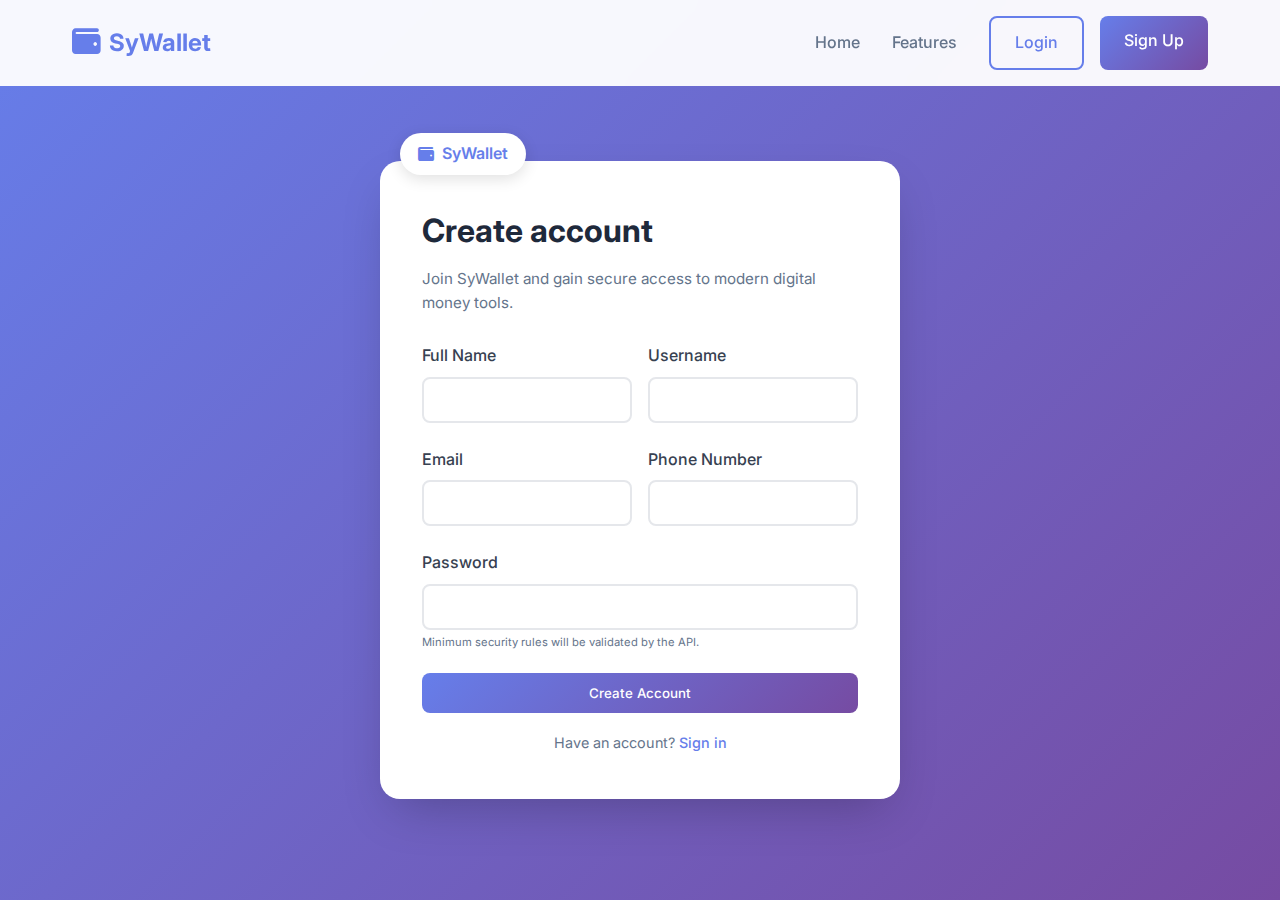
<file: static/register.html>
<!DOCTYPE html>
<html lang="en">
<head>
  <meta charset="UTF-8" />
  <meta name="viewport" content="width=device-width, initial-scale=1.0" />
  <title>Register - SyWallet</title>
  <link rel="stylesheet" href="/static/styles.css" />
  <link href="https://cdnjs.cloudflare.com/ajax/libs/font-awesome/6.0.0/css/all.min.css" rel="stylesheet" />
  <link href="https://fonts.googleapis.com/css2?family=Inter:wght@300;400;500;600;700&display=swap" rel="stylesheet" />
  <style>
    .auth-wrapper{min-height:100vh;display:flex;align-items:center;justify-content:center;padding:100px 20px 40px;background:linear-gradient(135deg,#667eea 0%,#764ba2 100%);}
    .auth-card{width:100%;max-width:520px;background:#fff;border-radius:20px;padding:44px 42px;box-shadow:0 20px 50px -15px rgba(0,0,0,.25);position:relative;}
    .auth-card h1{font-size:2rem;margin-bottom:10px;color:#1e293b;font-weight:700}
    .auth-desc{color:#64748b;margin-bottom:28px;font-size:.95rem}
    .brand-mini{position:absolute;top:-28px;left:20px;background:#fff;padding:8px 18px;border-radius:30px;box-shadow:0 4px 15px rgba(0,0,0,.12);display:flex;align-items:center;gap:8px;font-weight:600;color:#667eea}
    .form-row{display:flex;gap:16px;flex-wrap:wrap}
    .form-row .form-group{flex:1;min-width:180px}
    .password-hint{font-size:.7rem;color:#64748b;margin-top:6px;line-height:1.2}
    .alt-link{margin-top:18px;font-size:.9rem;text-align:center;color:#64748b}
    .alt-link a{color:#667eea;text-decoration:none;font-weight:500}
    .alt-link a:hover{text-decoration:underline}
  </style>
</head>
<body>
<nav class="navbar" id="navbar">
  <div class="nav-container">
    <div class="nav-brand"><i class="fas fa-wallet"></i><span>SyWallet</span></div>
    <div class="nav-menu" id="nav-menu">
      <a href="/" class="nav-link">Home</a>
      <a href="/features" class="nav-link">Features</a>
      <a href="/dashboard" class="nav-link dashboard-link" style="display:none;">Dashboard</a>
      <a href="/profile" class="nav-link profile-link" style="display:none;">Profile</a>
      <div class="auth-buttons" id="auth-buttons" style="display:none;">
        <a class="btn btn-outline" href="/login">Login</a>
        <a class="btn btn-primary" href="/register">Sign Up</a>
      </div>
      <div class="user-menu" id="user-menu" style="display:none;">
        <span class="user-name" id="user-name"></span>
        <button class="btn btn-outline" id="logoutBtn">Logout</button>
      </div>
    </div>
    <div class="hamburger" id="hamburger"><span></span><span></span><span></span></div>
  </div>
</nav>

<div class="auth-wrapper">
  <div class="auth-card">
    <div class="brand-mini"><i class="fas fa-wallet"></i> SyWallet</div>
    <h1>Create account</h1>
    <p class="auth-desc">Join SyWallet and gain secure access to modern digital money tools.</p>
    <form id="registerForm">
      <div class="form-row">
        <div class="form-group">
          <label for="registerFullName">Full Name</label>
          <input id="registerFullName" name="full_name" type="text" required autocomplete="name" />
        </div>
        <div class="form-group">
          <label for="registerUsername">Username</label>
            <input id="registerUsername" name="username" type="text" required autocomplete="username" />
        </div>
      </div>
      <div class="form-row">
        <div class="form-group">
          <label for="registerEmail">Email</label>
          <input id="registerEmail" name="email" type="email" required autocomplete="email" />
        </div>
        <div class="form-group">
          <label for="registerPhone">Phone Number</label>
          <input id="registerPhone" name="phoneNumber" type="tel" required autocomplete="tel" />
        </div>
      </div>
      <div class="form-group">
        <label for="registerPassword">Password</label>
        <input id="registerPassword" name="password" type="password" required autocomplete="new-password" />
        <div class="password-hint">Minimum security rules will be validated by the API.</div>
      </div>
      <button class="btn btn-primary btn-full" type="submit">Create Account</button>
      <div class="alt-link">Have an account? <a href="/login">Sign in</a></div>
    </form>
  </div>
</div>

<div class="toast" id="toast"></div>
<div class="loading" id="loading" style="display:none;"><div class="spinner"></div></div>
<script src="/static/script.js"></script>
</body>
</html>
</file>
<file: static/styles.css>
* {
  margin: 0;
  padding: 0;
  box-sizing: border-box;
}

body {
  font-family: 'Inter', sans-serif;
  line-height: 1.6;
  color: #333;
  background: #f8fafc;
}

.container {
  max-width: 1200px;
  margin: 0 auto;
  padding: 0 20px;
}

.text-green {
  color: #10b981;
}
.text-red {
  color: #ef4444;
}
.text-blue {
  color: #3b82f6;
}

.btn {
  padding: 12px 24px;
  border: none;
  border-radius: 8px;
  font-weight: 500;
  cursor: pointer;
  transition: all 0.3s ease;
  text-decoration: none;
  display: inline-block;
  font-family: inherit;
}

.btn-primary {
  background: linear-gradient(135deg, #667eea 0%, #764ba2 100%);
  color: white;
}
.btn-primary:hover {
  transform: translateY(-2px);
  box-shadow: 0 10px 25px rgba(102, 126, 234, 0.3);
}

.btn-outline {
  background: transparent;
  color: #667eea;
  border: 2px solid #667eea;
}
.btn-outline:hover {
  background: #667eea;
  color: white;
}

.btn-large {
  padding: 16px 32px;
  font-size: 16px;
}
.btn-small {
  padding: 8px 16px;
  font-size: 14px;
}
.btn-full {
  width: 100%;
}

.navbar {
  background: rgba(255, 255, 255, 0.95);
  backdrop-filter: blur(10px);
  position: fixed;
  top: 0;
  width: 100%;
  z-index: 1000;
  transition: all 0.3s ease;
}
.navbar.scrolled {
  box-shadow: 0 4px 20px rgba(0, 0, 0, 0.1);
}

.nav-container {
  display: flex;
  justify-content: space-between;
  align-items: center;
  padding: 1rem 2rem;
  max-width: 1200px;
  margin: 0 auto;
}

.nav-brand {
  display: flex;
  align-items: center;
  font-size: 1.5rem;
  font-weight: 700;
  color: #667eea;
}
.nav-brand i {
  margin-right: 0.5rem;
  font-size: 1.8rem;
}

.nav-menu {
  display: flex;
  align-items: center;
  gap: 2rem;
}

.nav-link {
  text-decoration: none;
  color: #64748b;
  font-weight: 500;
  transition: color 0.3s ease;
  position: relative;
}
.nav-link.active,
.nav-link:hover {
  color: #667eea;
}

.nav-link.active::after {
  content: '';
  position: absolute;
  bottom: -5px;
  left: 0;
  width: 100%;
  height: 2px;
  background: #667eea;
}

.auth-buttons {
  display: flex;
  gap: 1rem;
}
.user-menu {
  display: flex;
  align-items: center;
  gap: 1rem;
}
.user-name {
  font-weight: 600;
  color: #334155;
}

.hamburger {
  display: none;
  flex-direction: column;
  cursor: pointer;
}
.hamburger span {
  width: 25px;
  height: 3px;
  background: #667eea;
  margin: 3px 0;
  transition: 0.3s;
}

.hero {
  padding: 120px 0 80px;
  background: linear-gradient(135deg, #667eea 0%, #764ba2 100%);
  color: white;
  overflow: hidden;
}
.hero-content {
  text-align: center;
  margin-bottom: 60px;
}
.hero-title {
  font-size: 3.5rem;
  font-weight: 700;
  margin-bottom: 1.5rem;
  line-height: 1.2;
}
.gradient-text {
  background: linear-gradient(45deg, #fbbf24, #f59e0b);
  -webkit-background-clip: text;
  -webkit-text-fill-color: transparent;
  background-clip: text;
}
.hero-subtitle {
  font-size: 1.25rem;
  margin-bottom: 2rem;
  opacity: 0.9;
  max-width: 600px;
  margin-left: auto;
  margin-right: auto;
}
.hero-buttons {
  display: flex;
  gap: 1rem;
  justify-content: center;
  flex-wrap: wrap;
}
.hero-image {
  display: flex;
  justify-content: center;
  align-items: center;
}

.wallet-card {
  background: rgba(255, 255, 255, 0.1);
  backdrop-filter: blur(20px);
  border-radius: 20px;
  padding: 2rem;
  width: 350px;
  border: 1px solid rgba(255, 255, 255, 0.2);
  animation: float 6s ease-in-out infinite;
}
@keyframes float {
  0%, 100% { transform: translateY(0); }
  50% { transform: translateY(-20px); }
}
.card-header {
  display: flex;
  align-items: center;
  margin-bottom: 2rem;
}
.card-header i {
  font-size: 1.5rem;
  margin-right: 0.5rem;
}
.balance-label {
  font-size: 0.9rem;
  opacity: 0.8;
  margin-bottom: 0.5rem;
}
.balance-amount {
  font-size: 2.5rem;
  font-weight: 700;
  margin-bottom: 1.5rem;
}
.card-number {
  font-family: 'Courier New', monospace;
  font-size: 1.1rem;
  letter-spacing: 2px;
  opacity: 0.8;
}

.features {
  padding: 80px 0;
  background: white;
}
.section-header {
  text-align: center;
  margin-bottom: 4rem;
}
.section-header h2 {
  font-size: 2.5rem;
  font-weight: 700;
  margin-bottom: 1rem;
  color: #1e293b;
}
.section-header p {
  font-size: 1.1rem;
  color: #64748b;
  max-width: 600px;
  margin: 0 auto;
}

.features-grid {
  display: grid;
  grid-template-columns: repeat(auto-fit, minmax(280px, 1fr));
  gap: 2rem;
}
.feature-card {
  background: white;
  padding: 2rem;
  border-radius: 16px;
  text-align: center;
  box-shadow: 0 4px 20px rgba(0, 0, 0, 0.08);
  transition: transform 0.3s ease, box-shadow 0.3s ease;
  border: 1px solid #f1f5f9;
}
.feature-card:hover {
  transform: translateY(-8px);
  box-shadow: 0 12px 40px rgba(0, 0, 0, 0.15);
}
.feature-icon {
  width: 80px;
  height: 80px;
  background: linear-gradient(135deg, #667eea 0%, #764ba2 100%);
  border-radius: 50%;
  display: flex;
  align-items: center;
  justify-content: center;
  margin: 0 auto 1.5rem;
  color: white;
  font-size: 2rem;
}
.feature-card h3 {
  font-size: 1.5rem;
  font-weight: 600;
  margin-bottom: 1rem;
  color: #1e293b;
}
.feature-card p {
  color: #64748b;
  line-height: 1.6;
}

.dashboard {
  padding: 120px 0 80px;
  background: #f8fafc;
  min-height: 100vh;
}
.dashboard-header {
  text-align: center;
  margin-bottom: 3rem;
}
.dashboard-header h2 {
  font-size: 2.5rem;
  font-weight: 700;
  color: #1e293b;
  margin-bottom: 0.5rem;
}
.dashboard-grid {
  display: grid;
  grid-template-columns: repeat(auto-fit, minmax(350px, 1fr));
  gap: 2rem;
}
.dashboard-card {
  background: white;
  border-radius: 16px;
  padding: 2rem;
  box-shadow: 0 4px 20px rgba(0, 0, 0, 0.08);
  border: 1px solid #f1f5f9;
}
.dashboard-card .card-header {
  display: flex;
  justify-content: space-between;
  align-items: center;
  margin-bottom: 1.5rem;
  color: #1e293b;
}
.dashboard-card .card-header h3 {
  font-size: 1.25rem;
  font-weight: 600;
}

.balance-card {
  background: linear-gradient(135deg, #667eea 0%, #764ba2 100%);
  color: white;
  grid-column: span 2;
}
.balance-display {
  text-align: center;
  margin: 2rem 0;
}
.currency {
  font-size: 2rem;
  opacity: 0.8;
}
.amount {
  font-size: 4rem;
  font-weight: 700;
}

.balance-actions {
  display: flex;
  gap: 1rem;
  justify-content: center;
}
.balance-actions .btn {
  background: rgba(255, 255, 255, 0.2);
  border: 1px solid rgba(255, 255, 255, 0.3);
  color: white;
}
.balance-actions .btn:hover {
  background: rgba(255, 255, 255, 0.3);
}

.quick-actions {
  display: grid;
  grid-template-columns: 1fr 1fr;
  gap: 1rem;
}
.action-btn {
  display: flex;
  flex-direction: column;
  align-items: center;
  padding: 1.5rem;
  background: #f8fafc;
  border: 2px solid #e2e8f0;
  border-radius: 12px;
  cursor: pointer;
  transition: all 0.3s ease;
  text-decoration: none;
  color: #64748b;
}
.action-btn:hover {
  background: #667eea;
  color: white;
  border-color: #667eea;
}
.action-btn i {
  font-size: 1.5rem;
  margin-bottom: 0.5rem;
}

.transactions-card {
  grid-column: span 2;
}
.transactions-list {
  display: flex;
  flex-direction: column;
  gap: 1rem;
}
.transaction-item {
  display: flex;
  align-items: center;
  padding: 1rem;
  background: #f8fafc;
  border-radius: 12px;
  border: 1px solid #e2e8f0;
}
.transaction-icon {
  width: 40px;
  height: 40px;
  border-radius: 50%;
  display: flex;
  align-items: center;
  justify-content: center;
  margin-right: 1rem;
  background: white;
}
.transaction-details {
  flex: 1;
}
.transaction-title {
  font-weight: 600;
  color: #1e293b;
}
.transaction-date {
  font-size: 0.875rem;
  color: #64748b;
}
.transaction-amount {
  font-weight: 600;
  font-size: 1.1rem;
}

.modal {
  display: none;
  position: fixed;
  z-index: 2000;
  left: 0;
  top: 0;
  width: 100%;
  height: 100%;
  background-color: rgba(0, 0, 0, 0.5);
  backdrop-filter: blur(5px);
}
.modal-content {
  background-color: white;
  margin: 10% auto;
  padding: 0;
  border-radius: 16px;
  width: 90%;
  max-width: 400px;
  box-shadow: 0 20px 60px rgba(0, 0, 0, 0.3);
  position: relative;
}
.close {
  color: #aaa;
  float: right;
  font-size: 28px;
  font-weight: bold;
  position: absolute;
  right: 20px;
  top: 20px;
  cursor: pointer;
}
.close:hover {
  color: #000;
}
.modal-header {
  text-align: center;
  padding: 2rem 2rem 1rem;
}
.modal-header h2 {
  font-size: 1.8rem;
  font-weight: 700;
  color: #1e293b;
  margin-bottom: 0.5rem;
}
.modal-header p {
  color: #64748b;
}
.auth-form {
  padding: 0 2rem 2rem;
}
.form-group {
  margin-bottom: 1.5rem;
}
.form-group label {
  display: block;
  margin-bottom: 0.5rem;
  font-weight: 500;
  color: #374151;
}
.form-group input {
  width: 100%;
  padding: 12px 16px;
  border: 2px solid #e5e7eb;
  border-radius: 8px;
  font-size: 16px;
  transition: border-color 0.3s ease;
}
.form-group input:focus {
  outline: none;
  border-color: #667eea;
}
.auth-switch {
  text-align: center;
  margin-top: 1rem;
  color: #64748b;
}
.auth-switch a {
  color: #667eea;
  text-decoration: none;
  font-weight: 500;
}
.auth-switch a:hover {
  text-decoration: underline;
}

.loading {
  position: fixed;
  top: 0;
  left: 0;
  width: 100%;
  height: 100%;
  background: rgba(255, 255, 255, 0.9);
  display: flex;
  justify-content: center;
  align-items: center;
  z-index: 3000;
}
.spinner {
  width: 40px;
  height: 40px;
  border: 4px solid #f3f4f6;
  border-top: 4px solid #667eea;
  border-radius: 50%;
  animation: spin 1s linear infinite;
}
@keyframes spin {
  0% { transform: rotate(0deg); }
  100% { transform: rotate(360deg); }
}

.toast {
  position: fixed;
  top: 100px;
  right: 20px;
  padding: 16px 24px;
  border-radius: 8px;
  color: white;
  font-weight: 500;
  z-index: 2500;
  transform: translateX(400px);
  transition: transform 0.3s ease;
}
.toast.show {
  transform: translateX(0);
}
.toast.success {
  background: #10b981;
}
.toast.error {
  background: #ef4444;
}
.toast.info {
  background: #3b82f6;
}

@media (max-width: 768px) {
  .nav-menu {
    position: fixed;
    left: -100%;
    top: 70px;
    flex-direction: column;
    background-color: white;
    width: 100%;
    text-align: center;
    transition: 0.3s;
    box-shadow: 0 10px 27px rgba(0, 0, 0, 0.05);
    padding: 2rem 0;
  }
  .nav-menu.active {
    left: 0;
  }
  .hamburger {
    display: flex;
  }
  .hero-title {
    font-size: 2.5rem;
  }
  .hero-buttons {
    flex-direction: column;
    align-items: center;
  }
  .wallet-card {
    width: 300px;
  }
  .features-grid {
    grid-template-columns: 1fr;
  }
  .dashboard-grid {
    grid-template-columns: 1fr;
  }
  .balance-card,
  .transactions-card {
    grid-column: span 1;
  }
  .quick-actions {
    grid-template-columns: 1fr;
  }
  .modal-content {
    margin: 20% auto;
    width: 95%;
  }
}
</file>
